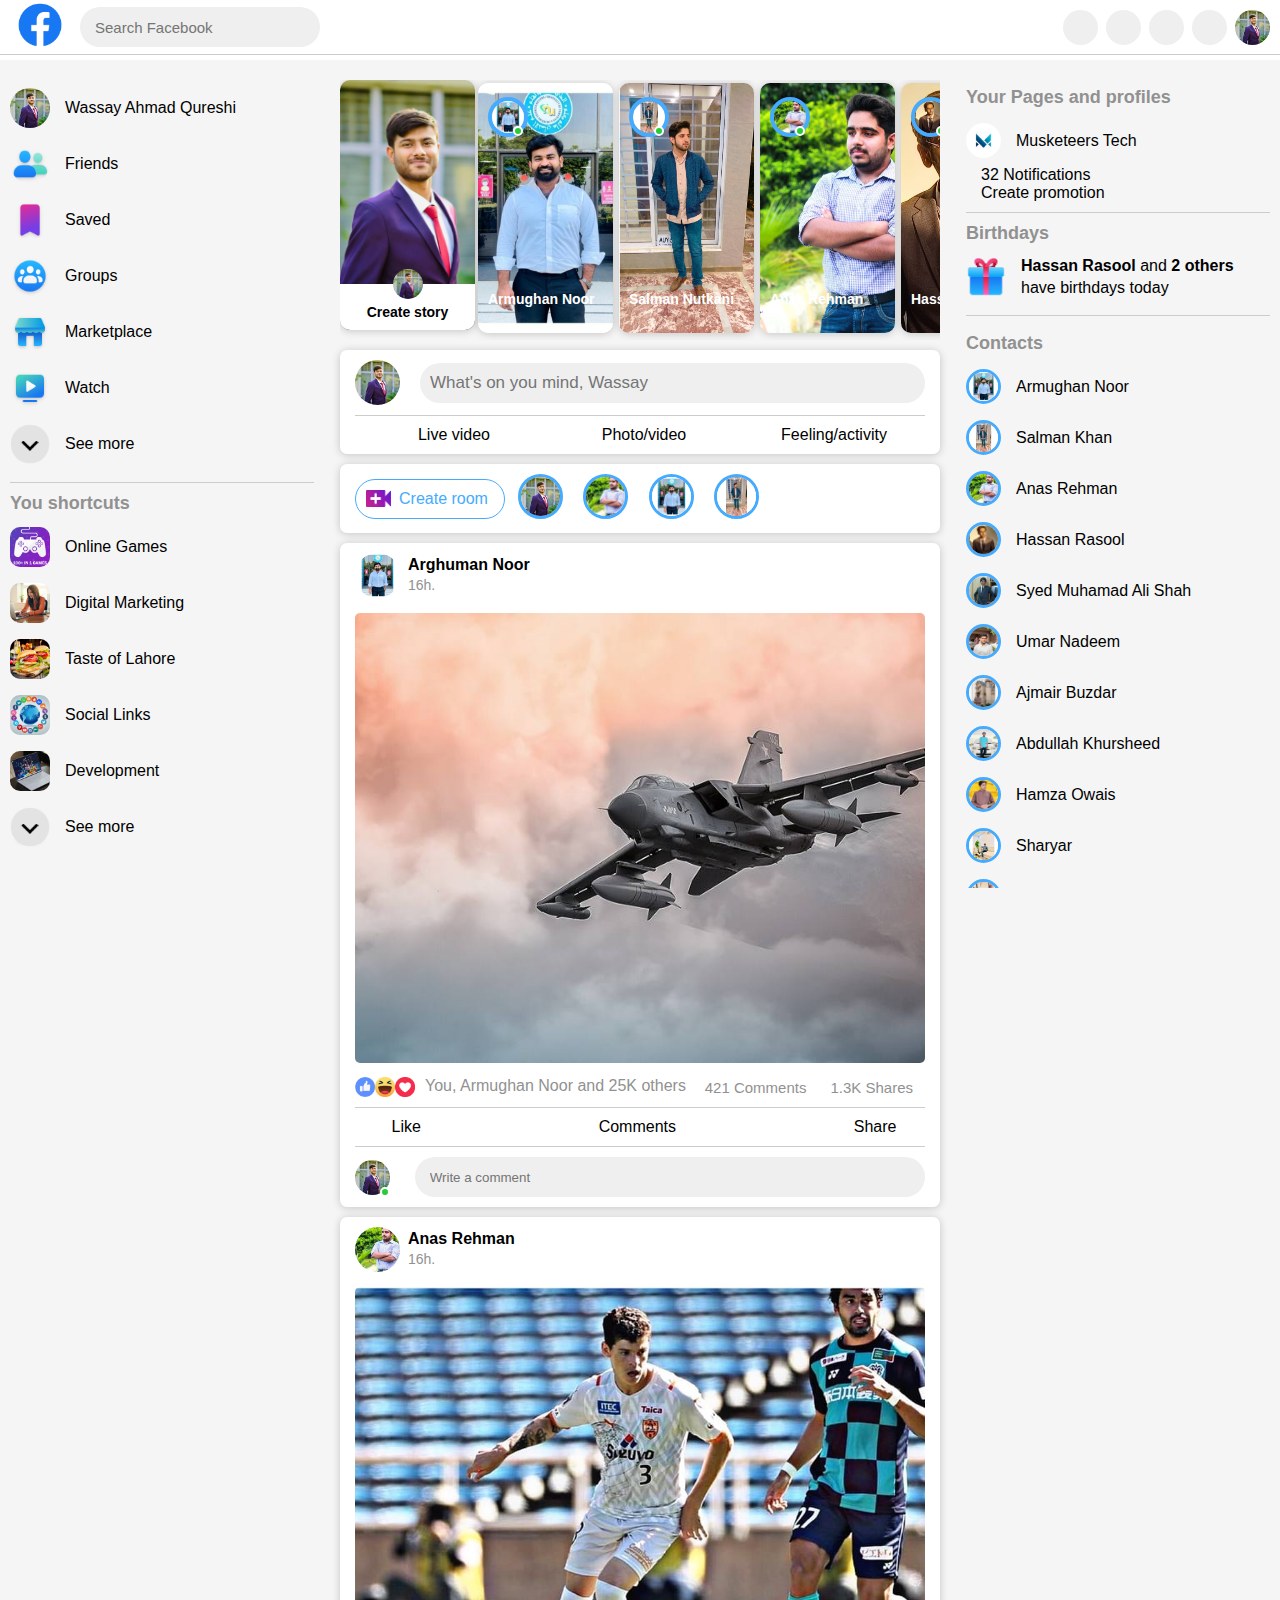
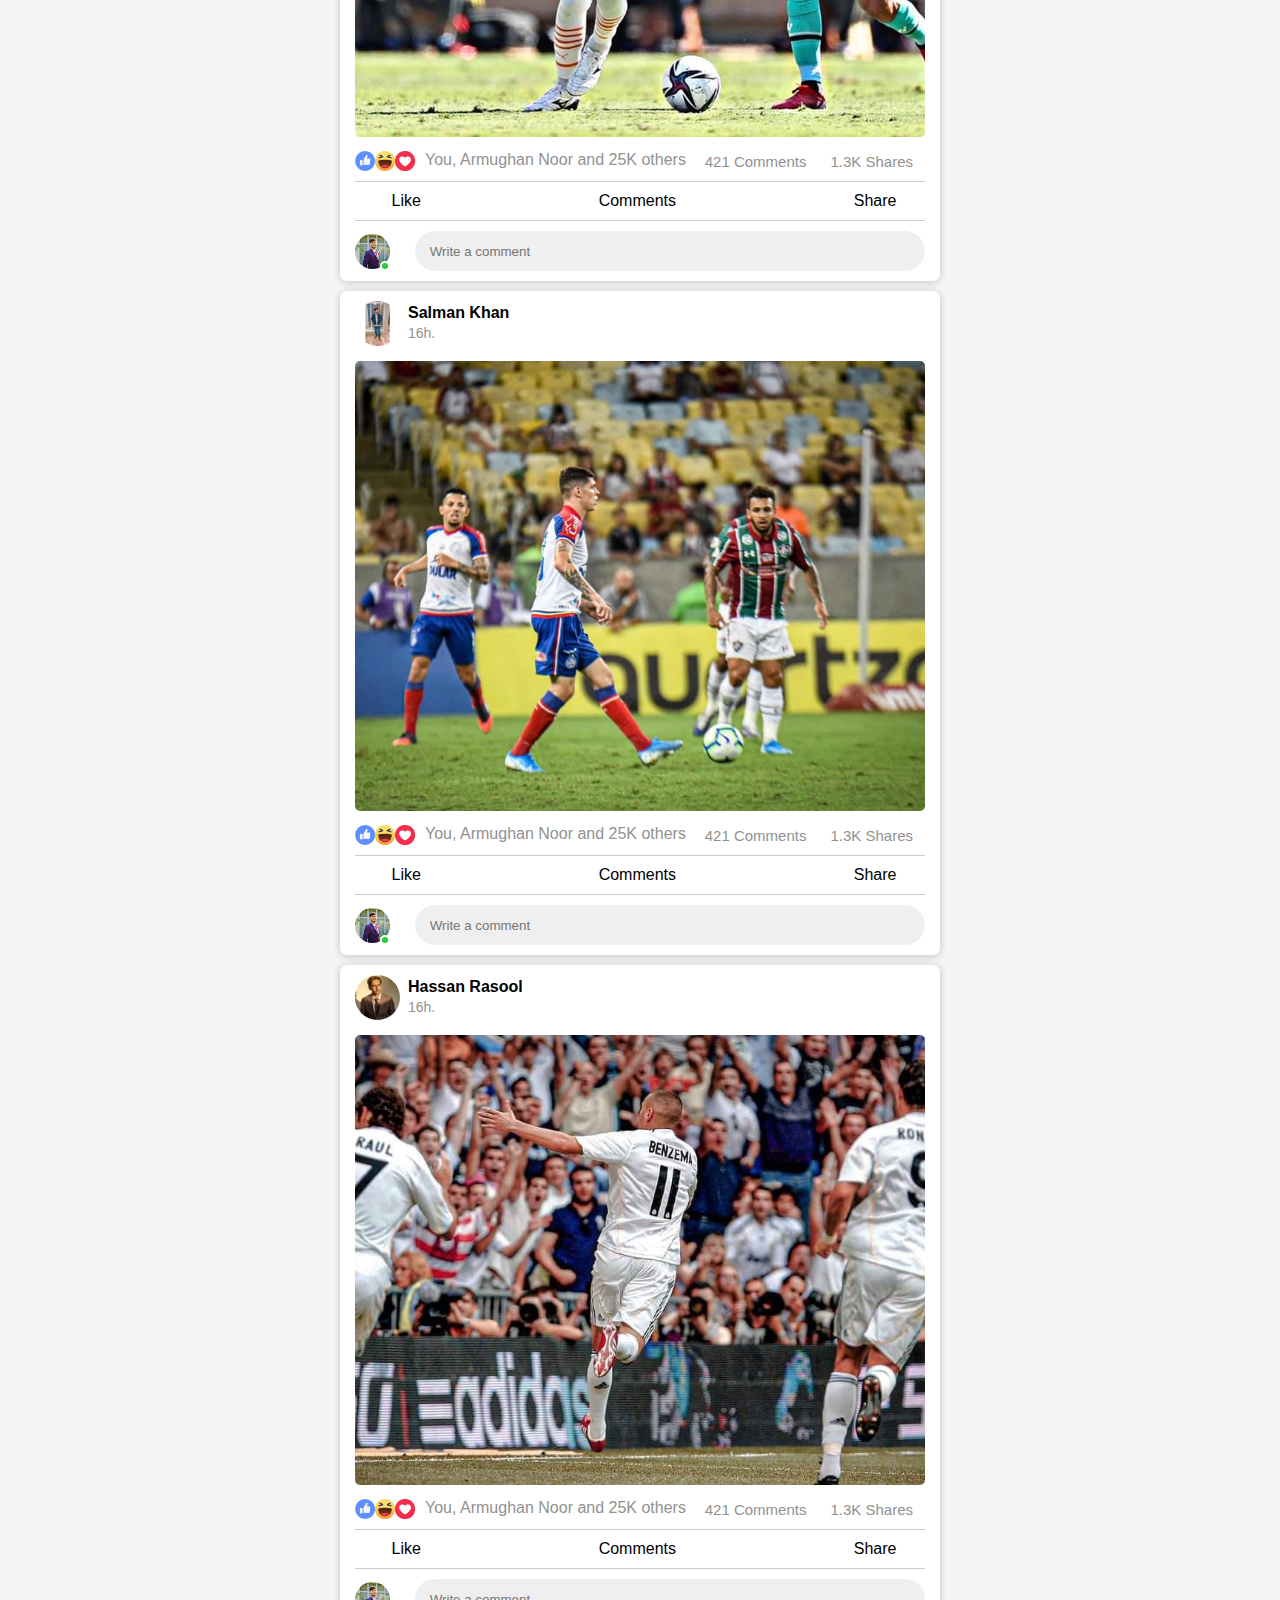
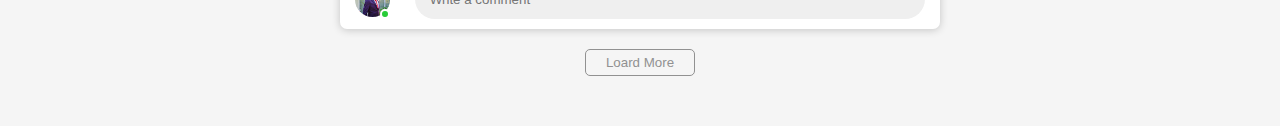
<file: FaceBook_homepage/index.html>
<!DOCTYPE html>
<html lang="en">

<head>
    <meta charset="UTF-8">
    <meta http-equiv="X-UA-Compatible" content="IE=edge">
    <meta name="viewport" content="width=device-width, initial-scale=1.0">
    <title>Facebook</title>
    <link rel="stylesheet" href="style.css">
    <link rel="stylesheet" href="https://cdnjs.cloudflare.com/ajax/libs/font-awesome/6.1.2/css/all.min.css"
        integrity="sha512-1sCRPdkRXhBV2PBLUdRb4tMg1w2YPf37qatUFeS7zlBy7jJI8Lf4VHwWfZZfpXtYSLy85pkm9GaYVYMfw5BC1A=="
        crossorigin="anonymous" referrerpolicy="no-referrer" />
</head>

<body>

    <nav>

        <div class="left">

            <div class="logo">
                <img src="./image/Facebook-logo.png">
            </div>

            <div class="search_bar">

                <i class="fa-solid fa-magnifying-glass">
                </i>
                <input type="text" placeholder="Search Facebook">


            </div>

        </div>

        <div class="center">

            <i class="fa-solid fa-house"></i>
            <i class="fa-solid fa-tv"></i>
            <i class="fa-solid fa-store"></i>
            <i class="fa-solid fa-users"></i>

        </div>

        <div class="right">

            <i class="fa-solid fa-list-ul"></i>
            <i class="fa-brands fa-facebook-messenger"></i>
            <i class="fa-solid fa-bell"></i>
            <i class="fa-solid fa-moon"></i>
            <img src="image/wassay.jpg">

        </div>

    </nav>





    <div class="main">



        <div class="left">

            <div class="img">
                <img src="image/wassay.jpg">
                <p>Wassay Ahmad Qureshi</p>
            </div>

            <div class="img">
                <img src="image/friend.png">
                <p>Friends</p>
            </div>

            <div class="img">
                <img src="image/saved.png">
                <p>Saved</p>
            </div>

            <div class="img">
                <img src="image/group.png">
                <p>Groups</p>
            </div>

            <div class="img">
                <img src="image/marketplace.png">
                <p>Marketplace</p>
            </div>

            <div class="img">
                <img src="image/watch.png">
                <p>Watch</p>
            </div>

            <div class="img">
                <img src="image/down_arrow.png">
                <p>See more</p>
            </div>

            <hr>

            <h2>You shortcuts</h2>
            <p class="edit">Edit</p>

            <div class="shortcuts">
                <img src="image/shortcuts_1.png">
                <p>Online Games</p>
            </div>

            <div class="shortcuts">
                <img src="image/shortcuts_2.jpeg">
                <p>Digital Marketing</p>
            </div>

            <div class="shortcuts">
                <img src="image/shortcuts_3.webp">
                <p>Taste of Lahore</p>
            </div>

            <div class="shortcuts">
                <img src="image/shortcuts_4.png">
                <p>Social Links</p>
            </div>

            <div class="shortcuts">
                <img src="image/shortcuts_5.webp">
                <p>Development</p>
            </div>

            <div class="shortcuts">
                <img src="image/down_arrow.png">
                <p>See more</p>
            </div>

        </div>



        <div class="center">

            <div class="top_box">

                <div class="my_story_card">

                    <img src="image/wassay.jpg">

                    <div class="story_upload">
                        <img src="image/wassay.jpg">
                        <p class="story_tag">Create story</p>
                    </div>

                </div>

                <div class="story_card">

                    <img src="image/Arguman.jpeg">

                    <div class="story_profile">

                        <img src="image/Arguman.jpeg">
                        <div class="cricle"></div>

                    </div>

                    <div class="story_name">
                        <p class="name">Armughan Noor</p>
                    </div>

                </div>

                <div class="story_card">

                    <img src="image/Salman_3.jpg">

                    <div class="story_profile">

                        <img src="image/Salman_3.jpg">
                        <div class="cricle"></div>

                    </div>

                    <div class="story_name">
                        <p class="name">Salman Nutkani</p>
                    </div>

                </div>

                <div class="story_card">

                    <img src="image/Anus_12.jpg">

                    <div class="story_profile">

                        <img src="image/Anus_12.jpg">
                        <div class="cricle"></div>

                    </div>

                    <div class="story_name">
                        <p class="name">Anas Rehman</p>
                    </div>

                </div>

                <div class="story_card">

                    <img src="image/hassan_4.jpg">

                    <div class="story_profile">

                        <img src="image/hassan_4.jpg">
                        <div class="cricle"></div>

                    </div>

                    <div class="story_name">
                        <p class="name">Hassan Rasool</p>
                    </div>

                </div>



            </div>


            <div class="my_post">

                <div class="post_top">

                    <img src="image/wassay.jpg">
                    <input type="text" placeholder="What's on you mind, Wassay">

                </div>

                <hr>

                <div class="post_bottom">

                    <div class="post_icon">
                        <i class="fa-solid fa-video red"></i>
                        <p>Live video</p>
                    </div>

                    <div class="post_icon">
                        <i class="fa-solid fa-images green"></i>
                        <p>Photo/video</p>
                    </div>

                    <div class="post_icon">
                        <i class="fa-regular fa-face-grin yellow"></i>
                        <p>Feeling/activity</p>
                    </div>

                </div>

            </div>


            <div class="room">

                <div class="room_image">

                    <img src="image/live_video.png">
                    <p class="room_tag">Create room</p>

                </div>

                <div class="room_profile">

                    <img src="image/wassay.jpg">
                    <img src="image/Anus_12.jpg">
                    <img src="image/Arguman.jpeg">
                    <img src="image/Salman_3.jpg">

                </div>

            </div>


            <div class="friends_post">

                <div class="friend_post_top">

                    <div class="img_and_name">

                        <img src="image/Arguman.jpeg">

                        <div class="friends_name">
                            <p class="friends_name">
                                Arghuman Noor
                            </p>
                            <p class="time">16h.<i class="fa-solid fa-user-group"></i></p>
                        </div>


                    </div>

                    <div class="menu">

                        <i class="fa-solid fa-ellipsis"></i>

                    </div>

                </div>

                <img src="image/Arguman_post.jpg">

                <div class="info">

                    <div class="emoji_img">
                        <img src="image/like.png">
                        <img src="image/haha.png">
                        <img src="image/heart.png">
                        <p>You, Armughan Noor and 25K others</p>
                    </div>

                    <div class="comment">
                        <p>421 Comments</p>
                        <p>1.3K Shares</p>
                    </div>

                </div>

                <hr>

                <div class="like">

                    <div class="like_icon">
                        <i class="fa-solid fa-thumbs-up activi"></i>
                        <p>Like</p>
                    </div>

                    <div class="like_icon">
                        <i class="fa-solid fa-message"></i>
                        <p>Comments</p>
                    </div>

                    <div class="like_icon">
                        <i class="fa-solid fa-share"></i>
                        <p>Share</p>
                    </div>

                </div>

                <hr>

                <div class="comment_warpper">

                    <img src="image/wassay.jpg">
                    <div class="circle"></div>

                    <div class="comment_search">

                        <input type="text" placeholder="Write a comment">
                        <i class="fa-regular fa-face-smile"></i>
                        <i class="fa-solid fa-camera"></i>
                        <i class="fa-regular fa-note-sticky"></i>

                    </div>

                </div>

            </div>

            <div class="friends_post">

                <div class="friend_post_top">

                    <div class="img_and_name">

                        <img src="image/Anus_12.jpg">

                        <div class="friends_name">
                            <p class="friends_name">
                                Anas Rehman
                            </p>
                            <p class="time">16h.<i class="fa-solid fa-user-group"></i></p>
                        </div>


                    </div>

                    <div class="menu">

                        <i class="fa-solid fa-ellipsis"></i>

                    </div>

                </div>

                <img src="image/Anas_post.jpg">

                <div class="info">

                    <div class="emoji_img">
                        <img src="image/like.png">
                        <img src="image/haha.png">
                        <img src="image/heart.png">
                        <p>You, Armughan Noor and 25K others</p>
                    </div>

                    <div class="comment">
                        <p>421 Comments</p>
                        <p>1.3K Shares</p>
                    </div>

                </div>

                <hr>

                <div class="like">

                    <div class="like_icon">
                        <i class="fa-solid fa-thumbs-up activi"></i>
                        <p>Like</p>
                    </div>

                    <div class="like_icon">
                        <i class="fa-solid fa-message"></i>
                        <p>Comments</p>
                    </div>

                    <div class="like_icon">
                        <i class="fa-solid fa-share"></i>
                        <p>Share</p>
                    </div>

                </div>

                <hr>

                <div class="comment_warpper">

                    <img src="image/wassay.jpg">
                    <div class="circle"></div>

                    <div class="comment_search">

                        <input type="text" placeholder="Write a comment">
                        <i class="fa-regular fa-face-smile"></i>
                        <i class="fa-solid fa-camera"></i>
                        <i class="fa-regular fa-note-sticky"></i>

                    </div>

                </div>

            </div>

            <div class="friends_post">

                <div class="friend_post_top">

                    <div class="img_and_name">

                        <img src="image/Salman_3.jpg">

                        <div class="friends_name">
                            <p class="friends_name">
                                Salman Khan
                            </p>
                            <p class="time">16h.<i class="fa-solid fa-user-group"></i></p>
                        </div>


                    </div>

                    <div class="menu">

                        <i class="fa-solid fa-ellipsis"></i>

                    </div>

                </div>

                <img src="image/Salman_post.jpg">

                <div class="info">

                    <div class="emoji_img">
                        <img src="image/like.png">
                        <img src="image/haha.png">
                        <img src="image/heart.png">
                        <p>You, Armughan Noor and 25K others</p>
                    </div>

                    <div class="comment">
                        <p>421 Comments</p>
                        <p>1.3K Shares</p>
                    </div>

                </div>

                <hr>

                <div class="like">

                    <div class="like_icon">
                        <i class="fa-solid fa-thumbs-up activi"></i>
                        <p>Like</p>
                    </div>

                    <div class="like_icon">
                        <i class="fa-solid fa-message"></i>
                        <p>Comments</p>
                    </div>

                    <div class="like_icon">
                        <i class="fa-solid fa-share"></i>
                        <p>Share</p>
                    </div>

                </div>

                <hr>

                <div class="comment_warpper">

                    <img src="image/wassay.jpg">
                    <div class="circle"></div>

                    <div class="comment_search">

                        <input type="text" placeholder="Write a comment">
                        <i class="fa-regular fa-face-smile"></i>
                        <i class="fa-solid fa-camera"></i>
                        <i class="fa-regular fa-note-sticky"></i>

                    </div>

                </div>

            </div>

            <div class="friends_post">

                <div class="friend_post_top">

                    <div class="img_and_name">

                        <img src="image/hassan_4.jpg">

                        <div class="friends_name">
                            <p class="friends_name">
                                Hassan Rasool
                            </p>
                            <p class="time">16h.<i class="fa-solid fa-user-group"></i></p>
                        </div>


                    </div>

                    <div class="menu">

                        <i class="fa-solid fa-ellipsis"></i>

                    </div>

                </div>

                <img src="image/Hassan_post.jpg">

                <div class="info">

                    <div class="emoji_img">
                        <img src="image/like.png">
                        <img src="image/haha.png">
                        <img src="image/heart.png">
                        <p>You, Armughan Noor and 25K others</p>
                    </div>

                    <div class="comment">
                        <p>421 Comments</p>
                        <p>1.3K Shares</p>
                    </div>

                </div>

                <hr>

                <div class="like">

                    <div class="like_icon">
                        <i class="fa-solid fa-thumbs-up activi"></i>
                        <p>Like</p>
                    </div>

                    <div class="like_icon">
                        <i class="fa-solid fa-message"></i>
                        <p>Comments</p>
                    </div>

                    <div class="like_icon">
                        <i class="fa-solid fa-share"></i>
                        <p>Share</p>
                    </div>

                </div>

                <hr>

                <div class="comment_warpper">

                    <img src="image/wassay.jpg">
                    <div class="circle"></div>

                    <div class="comment_search">

                        <input type="text" placeholder="Write a comment">
                        <i class="fa-regular fa-face-smile"></i>
                        <i class="fa-solid fa-camera"></i>
                        <i class="fa-regular fa-note-sticky"></i>

                    </div>

                </div>

            </div>


            <div class="loard">
                <button>Loard More</button>
            </div>



        </div>



        <div class="right">

            <div class="first_warpper">

                <div class="page">

                    <h2>Your Pages and profiles</h2>
                    <div class="menu">
                        <i class="fa-solid fa-ellipsis"></i>
                    </div>

                </div>

                <div class="page_img">
                    <img src="image/musk.jpeg">
                    <p>Musketeers Tech</p>
                </div>

                <div class="page_icon">
                    <i class="fa-regular fa-bell"></i>
                    <p>32 Notifications</p>
                </div>

                <div class="page_icon">
                    <i class="fa-solid fa-bullhorn"></i>
                    <p>Create promotion</p>
                </div>

            </div>

            <hr>

            <div class="second_warpper">

                <h2>Birthdays</h2>

                <div class="img_and_tag">

                    <img src="image/gift.png">
                    <p><span>Hassan Rasool </span>and<span> 2 others </span>have birthdays today</p>

                </div>

            </div>

            <hr>


            <div class="third_warpper">

                <div class="contact_tag">

                    <h2>Contacts</h2>

                    <div class="contact_icon">

                        <i class="fa-solid fa-video"></i>
                        <i class="fa-solid fa-magnifying-glass"></i>
                        <i class="fa-solid fa-ellipsis"></i>

                    </div>

                </div>

                <div class="contact">

                    <img src="image/Arguman.jpeg">
                    <p>Armughan Noor</p>

                </div>

                <div class="contact">

                    <img src="image/Salman_3.jpg">
                    <p>Salman Khan</p>

                </div>

                <div class="contact">

                    <img src="image/Anus_12.jpg">
                    <p>Anas Rehman</p>

                </div>

                <div class="contact">

                    <img src="image/hassan_4.jpg">
                    <p>Hassan Rasool</p>

                </div>

                <div class="contact">

                    <img src="image/Ali.jpg">
                    <p>Syed Muhamad Ali Shah</p>

                </div>

                <div class="contact">

                    <img src="image/Umar.jpg">
                    <p>Umar Nadeem</p>

                </div>

                <div class="contact">

                    <img src="image/Ajmair.jpg">
                    <p>Ajmair Buzdar</p>

                </div>

                <div class="contact">

                    <img src="image/abdullah.jpg">
                    <p>Abdullah Khursheed</p>

                </div>

                <div class="contact">

                    <img src="image/hamza.jpg">
                    <p>Hamza Owais</p>

                </div>

                <div class="contact">

                    <img src="image/sharyar.jpg">
                    <p>Sharyar</p>

                </div>

                <div class="contact">

                    <img src="image/dilawar.jpg">
                    <p>Muhammad Dilawar</p>

                </div>

                <div class="contact">

                    <img src="image/Ahtsham.jpg">
                    <p>Ahtisham</p>

                </div>

            </div>

        </div>

    </div>


</body>

</html>
</file>
<file: FaceBook_homepage/style.css>
*{
    margin: 0;
    padding: 0;
    box-sizing: border-box;
    font-family: sans-serif;
}

nav{
    width: 100%;
    /* height: 60px; */
    display: flex;
    align-items: center;
   
    border-bottom: 1px solid #cccccc;
    background: #fff;
    position: fixed;
    top: 0;
    z-index: 1000;
}

nav .left .logo img{
    width: 80px;
    /* margin: 5px 0; */
    cursor: pointer;
}

nav .left{
    display: flex;
    width: 25%;
    align-items: center;
    /* justify-content: space-around; */
    /* margin-left: 1px; */
}
nav .left .search_bar {
    width: 250px;
    height: 40px;
    background: #efefef;
    border-radius: 30px;
    display: flex;
    justify-content: space-around; /* Aligns items horizontally in the center */
    align-items: center; /* Aligns items vertically in the center */
    padding:0px 10px;
}
/* nav .left .search_bar{
    width: 250px;
    height: 40px;
    background: #efefef;
    border-radius: 30px;
    /* padding: 0 10px; */
    /* margin-left: 10px; */
    /* position: relative; */
    /* left: 15px; 
    display: flex;
    justify-content: space-between;
} */

nav .left .search_bar i{
    font-size: 15px;
    color: #919191;
    margin-right: 5px;
}

nav .left .search_bar input{
    background: transparent;
    outline: none;
    border: 0;
    font-size: 15px;
    width: 100%;
    /* width: 125px; */
}

nav .center{
    width: 50%;
    display: flex;
    justify-content: space-around;
    margin: 0px 50px 0px 30px;

}

nav .center i{
    /* margin: 0 45px 0 45px; */
    font-size: 22px;
}

nav .center i:hover{
    color: #45abff;
    cursor: pointer;
}

nav .right{
    display: flex;
    width: 25%;
    align-items: center;
    justify-content: flex-end;
    margin-right: 10px;
}

nav .right i{
    width: 35px;
    height: 35px;
    border-radius: 50%;
    background: #efefef;
    line-height: 35px;
    padding-left: 8px;
    font-size: 18px;
    margin-left: 8px;
    cursor: pointer;
}

nav .right img{
    width: 35px;
    height: 35px;
    object-fit: cover;
    object-position: center;
    border-radius: 50%;
    margin-left: 8px;
    line-height: 45px;
    cursor: pointer;
}






.main{
    display: flex;
    margin-top: 60px;
    background: #f5f5f5;
}

.main .left{
    width: 25%;
    height: 92vh;
    overflow: hidden;
    overflow-y: scroll;
    background: #f5f5f5;
    padding: 20px 6px 5px 10px;
    position: fixed;
}

.main .left::-webkit-scrollbar{
    width: 1px;
}

.main .left::-webkit-scrollbar-thumb{
    border-radius: 20px;
    background: #f5f5f5;
}

.main .left:hover::-webkit-scrollbar-thumb{
    background: #cccccc;
}

.main .left .img{
    display: flex;
    align-items: center;
    cursor: pointer;
    transition: 0.2s;
}

.main .left .img:hover{
    background: #e3e3e3;
}

.main .left .img img{
    width: 40px;
    height: 40px;
    object-fit: cover;
    object-position: center;
    border-radius: 50%;
    margin: 8px 15px 8px 0;
}

.main .left hr{
    width: 100%;
    height: 1px;
    border: 0;
    background: #cccccc;
    margin: 10px 0;
}

.main .left h2{
    font-size: 18px;
    color: #919191;
    margin: 5px 0;
}

.main .left .edit{
    color: #45abff;
    font-size: 15px;
    float: right;
    position: relative;
    bottom: 23px;
    cursor: pointer;
    opacity: 0;
}

.main .left:hover .edit{
    opacity: 1;
}

.main .left .shortcuts{
    display: flex;
    align-items: center;
    transition: 0.2s;
}

.main .left .shortcuts:hover{
    background: #e3e3e3;
    cursor: pointer;
}

.main .left .shortcuts img{
    width: 40px;
    height: 40px;
    object-fit: cover;
    object-position: center;
    border-radius: 10px;
    margin: 8px 15px 8px 0;
}


.main .center{
    width: 50%;
    height: auto;
    padding: 20px 20px 0 20px;
    background: #f5f5f5;
    margin-left: 25%;
}

.main .center::-webkit-scrollbar{
    width: 0;
}

.main .center .top_box{
    width: 100%;
    height: 260px;
    display: grid;
    grid-template-columns: 1fr 1fr 1fr 1fr 1fr;
    overflow-x: scroll;
    overflow-y: hidden;
}

.main .center .top_box .my_story_card{
    width: 135px;
    height: 250px;
    overflow: hidden;
    margin: 0 auto;
    box-shadow: 0 1px 8px rgba(0,0,0,0.2);
    border-radius: 10px;
    cursor: pointer;
}

.main .center .top_box .my_story_card img{
    width: 100%;
    height: 100%;
    object-fit: cover;
    object-position: center;
}

.main .center .top_box .my_story_card .story_upload{
    width: 100%;
    height: 60px;
    background: #fff;
    position: relative;
    bottom: 50px;
    cursor: pointer;
}

.main .center .top_box .my_story_card .story_upload img{
    width: 30px;
    height: 30px;
    display: flex;
    margin: 0 auto;
    position: relative;
    bottom: 15px;
    border-radius: 50%;
}

.main .center .top_box .my_story_card .story_upload .story_tag{
    display: flex;
    align-items: center;
    justify-content: center;
    position: relative;
    bottom: 10px;
    font-weight: bold;
    font-size: 14px;
}

.main .center .top_box .story_card{
    width: 135px;
    height: 250px;
    overflow: hidden;
    margin: 3px;
    box-shadow: 0 1px 8px rgba(0,0,0,0.2);
    border-radius: 10px;
    cursor: pointer;
    ;
}

.main .center .top_box .story_card img{
    width: 100%;
    height: 100%;
    object-fit: cover;
    object-position: center;
}

.main .center .top_box .story_card .story_profile{
    position: relative;
    bottom: 240px;
    margin-left: 10px;
}

.main .center .top_box .story_card .story_profile img{
    width: 40px;
    height: 40px;
    border-radius: 50%;
    border: 4px solid #45abff;
}

.main .center .top_box .story_card .story_profile .cricle{
    width: 10px;
    height: 10px;
    border-radius: 50%;
    background: #27cc37;
    border: 2px solid #fff;
    position: relative;
    bottom: 15px;
    left: 25px;
}

.main .center .top_box .story_card .story_name{
    position: relative;
    bottom: 100px;
    padding: 0 10px;
}

.main .center .top_box .story_card .story_name .name{
    font-weight: bold;
    color: #fff;
    font-size: 14px;
}

.main .center .my_post{
    width: 100%;
    height: auto;
    background: #fff;
    padding: 10px 15px;
    border-radius: 7px;
    box-shadow: 0 1px 8px rgba(0,0,0,0.2);
    margin: 10px 0;
}

.main .center .my_post img{
    width: 45px;
    height: 45px;
    border-radius: 50%;
    object-fit: cover;
    object-position: center;
}

.main .center .my_post .post_top{
    display: flex;
    align-items: center;
}

.main .center .my_post .post_top input{
    width: 90%;
    padding: 10px;
    margin-left: 20px;
    border: 0;
    outline: none;
    background: #efefef;
    border-radius: 30px;
    font-size: 17px;
}

.main .center .my_post .post_top input:hover{
    background: #e3e3e3;
    cursor: pointer;
}

.main .center .my_post hr{
    width: 100%;
    height: 1px;
    background: #cccccc;
    border: 0;
    margin: 10px 0;
}

.main .center .my_post .post_bottom{
    /* width: 95%; */
    display: grid;
    grid-template-columns: 1fr 1fr 1fr;
    /* margin: 5px auto; */
}

.main .center .my_post .post_bottom .post_icon{
    display: flex;
    align-items: center;
    margin: 0 auto;
    /* padding: 7px 40px; */
    cursor: pointer;
}

.main .center .my_post .post_bottom .post_icon:hover{
    background: #efefef;
    border-radius: 8px;
}

.main .center .my_post .post_bottom .post_icon i.red{
    font-size: 23px;
    color: red;
    margin-right: 8px;
}

.main .center .my_post .post_bottom .post_icon i.green{
    font-size: 23px;
    color: #27cc37;
    margin-right: 8px;
}

.main .center .my_post .post_bottom .post_icon i.yellow{
    font-size: 23px;
    color: #f7b928;
    margin-right: 8px;
}

.main .center .room{
    width: 100%;
    height: auto;
    background: #fff;
    box-shadow: 0 1px 8px rgba(0,0,0,0.2);
    padding: 10px 15px;
    border-radius: 7px;
    display: flex;
    align-items: center;
}

.main .center .room .room_image{
    display: flex;
    align-items: center;
    border: 1px solid #45abff;
    padding: 10px;
    border-radius: 30px;
    width: 150px;
    margin-right: 5px;
}

.main .center .room .room_image:hover{
    background: #efefef;
    cursor: pointer;
}

.main .center .room .room_image img{
    width: 25px;
    margin-right: 8px;
}

.main .center .room .room_image .room_tag{
    color: #45abff;
}

.main .center .room .room_profile img{
    width: 45px;
    height: 45px;
    object-fit: cover;
    object-position: center;
    border-radius: 50%;
    margin: 0 8px;
    border: 3px solid #45abff;
}

.main .center .friends_post{
    margin: 10px 0;
    width: 100%;
    height: auto;
    background: #fff;
    padding: 10px 15px;
    border-radius: 7px;
    box-shadow: 0 1px 8px rgba(0,0,0,0.2);
}

.main .center .friends_post .friend_post_top{
    display: flex;
    align-items: center;
    justify-content: space-between;
    margin-bottom: 15px;
}

.main .center .friends_post .friend_post_top .img_and_name{
    display: flex;
    align-items: center;
}

.main .center .friends_post .friend_post_top .img_and_name img{
    width: 45px;
    height: 45px;
    border-radius: 50%;
    object-fit: cover;
    object-position: center;
    margin-right: 8px;
    cursor: pointer;
}

.main .center .friends_post .friend_post_top .img_and_name .friends_name .friends_name{
    font-weight: bold;
    cursor: pointer;
}

.main .center .friends_post .friend_post_top .img_and_name .friends_name .friends_name:hover{
    text-decoration: underline;
}

.main .center .friends_post .friend_post_top .img_and_name .friends_name .time{
    font-size: 14px;
    color: #919191;
    margin: 3px 0;
}

.main .center .friends_post .friend_post_top .img_and_name .friends_name .time i{
    font-size: 10px;
    margin-left: 5px;
}

.main .center .friends_post .friend_post_top .menu{
    width: 35px;
    height: 35px;
    border-radius: 50%;
}

.main .center .friends_post .friend_post_top .menu:hover{
    background: #efefef;
    cursor: pointer;
}

.main .center .friends_post .friend_post_top .menu i{
    line-height: 35px;
    margin-left: 8px;
    font-size: 18px;
}

.main .center .friends_post img{
    width: 100%;
    height: 450px;
    object-fit: cover;
    object-position: center;
    border-radius: 5px;
}

.main .center .friends_post .info{
    display: flex;
    align-items: center;
    justify-content: space-between;
    margin: 10px 0;
}

.main .center .friends_post .info .emoji_img{
    display: flex;
}

.main .center .friends_post .info .emoji_img img{
    width: 20px;
    height: 20px;
}

.main .center .friends_post .info .emoji_img p{
    margin-left: 10px;
    font-size: 16px;
    color: #919191;
}

.main .center .friends_post .info .comment{
    display: flex;
    align-items: center;
}

.main .center .friends_post .info .comment p{
    padding: 0 12px;
    font-size: 15px;
    color: #919191;
}

.main .center .friends_post hr{
    width: 100%;
    height: 1px;
    background: #cccccc;
    border: 0;
    margin: 10px 0;
}

.main .center .friends_post .like{
    width: 90%;
    margin: 0 auto;
    display: flex;
    align-items: center;
    justify-content: space-between;
}

.main .center .friends_post .like .like_icon{
    display: flex;
    align-items: center;
}

.main .center .friends_post .like .like_icon i{
    font-size: 20px;
    margin-right: 8px;
    color: #919191;
}

.main .center .friends_post .like .like_icon i.activi{
    color: #45abff;
}

.main .center .friends_post .comment_warpper{
    display: flex;
    align-items: center;
}

.main .center .friends_post .comment_warpper img{
    width: 35px;
    height: 35px;
    border-radius: 50%;
    object-fit: cover;
    object-position: center;
    margin-right: 15px;
}

.main .center .friends_post .comment_warpper .circle{
    width: 10px;
    height: 10px;
    border-radius: 50%;
    background: #27cc37;
    border: 2px solid #fff;
    position: relative;
    top: 15px;
    right: 25px;
}

.main .center .friends_post .comment_warpper .comment_search{
    width: 95%;
    padding: 5px 15px;
    background: #efefef;
    border-radius: 30px;
}

.main .center .friends_post .comment_warpper .comment_search input{
    width: 85%;
    height: 30px;
    background: none;
    border: none;
    outline: none;
}

.main .center .friends_post .comment_warpper .comment_search i{
    padding: 0 5px;
    color: #919191;
}

.main .center .loard{
    display: flex;
    align-items: center;
    justify-content: center;
    margin: 20px 0 50px 0;
}

.main .center .loard button{
    background: none;
    padding: 5px 20px;
    border: 1px solid #919191;
    color: #919191;
    border-radius: 5px;
    cursor: pointer;
}

.main .center .end{
    font-size: 15px;
    text-align: center;
    color: #919191;
    margin: 10px 0;
}

.main .center .end span{
    margin-left: 8px;
    color: #45abff;
}

.main .center .end span i{
    margin-right: 8px;
}

.main .right{
    width: 25%;
    height: 92vh;
    overflow: hidden;
    overflow-y: scroll;
    background: #f5f5f5;
    padding: 20px 10px 5px 6px;
    position: fixed;
    right: 0;
}

.main .right::-webkit-scrollbar{
    width: 7px;
}

.main .right::-webkit-scrollbar-thumb{
    border-radius: 20px;
    background: #f5f5f5;
}

.main .right:hover::-webkit-scrollbar-thumb{
    background: #cccccc;
}

.main .right .first_warpper .page{
    display: flex;
    align-items: center;
    justify-content: space-between;
}

.main .right .first_warpper .page h2{
    font-size: 18px;
    color: #919191;
    margin: 5px 0;
}

.main .right .first_warpper .page .menu{
    width: 35px;
    height: 35px;
    border-radius: 50%;
}

.main .right .first_warpper .page .menu:hover{
    background: #efefef;
    cursor: pointer;
}

.main .right .first_warpper .page .menu i{
    line-height: 35px;
    margin-left: 8px;
    font-size: 18px;
}

.main .right .first_warpper .page_img{
    display: flex;
    align-items: center;
}

.main .right .first_warpper .page_img img{
    width: 35px;
    height: 35px;
    object-fit: cover;
    object-position: center;
    border-radius: 50%;
    margin: 8px 15px 8px 0;
    cursor: pointer;
}

.main .right .first_warpper .page_icon{
    display: flex;
    align-items: center;
}

.main .right .first_warpper .page_icon i{
    color: #919191;
    font-size: 20px;
    margin: 8px 15px 8px 0;
}

.main .right hr{
    width: 100%;
    height: 1px;
    border: 0;
    background: #cccccc;
    margin: 10px auto;
}

.main .right .second_warpper h2{
    font-size: 18px;
    color: #919191;
    margin: 5px 0;
}

.main .right .second_warpper .img_and_tag{
    display: flex;
    align-items: center;
}

.main .right .second_warpper .img_and_tag img{
    width: 40px;
    margin: 8px 15px 8px 0;
}

.main .right .second_warpper .img_and_tag p{
    line-height: 22px;
}

.main .right .second_warpper .img_and_tag p span{
    font-weight: bold;
}

.main .right .third_warpper .contact_tag{
    display: flex;
    align-items: center;
    justify-content: space-between;
}

.main .right .third_warpper .contact_tag h2{
    font-size: 18px;
    color: #919191;
    margin: 5px 0;
}

.main .right .third_warpper .contact_tag .contact_icon i{
    margin: 0 5px;
    width: 35px;
    height: 35px;
    border-radius: 50%;
    line-height: 35px;
    padding-left: 10px;
}

.main .right .third_warpper .contact_tag .contact_icon i:hover{
    background: #efefef;
    cursor: pointer;
}

.main .right .third_warpper .contact{
    display: flex;
    align-items: center;
}

.main .right .third_warpper .contact img{
    width: 35px;
    height: 35px;
    object-fit: cover;
    object-position: center;
    border-radius: 50%;
    margin: 8px 15px 8px 0;
    border: 3px solid #45abff;
    cursor: pointer;
}
.main .center .story_card ::-webkit-scrollbar{
    width: 1px;
}

.main .center .story_card ::-webkit-scrollbar-thumb{
    border-radius: 20px;
    background: #f5f5f5;
}

.main .center .story_card :hover::-webkit-scrollbar-thumb{
    background: #cccccc;
}
@media(max-width:800px){
    body{
        background-color: #f5f5f5;
    }
    nav{
        width: 100%;
        /* height: 60px; */
        /* display: flex;
        align-items: center; */
        justify-content: center;
        flex-direction: column;
        border-bottom: 1px solid #cccccc;
        background: #fff;
        position: fixed;
        top: 0;
        z-index: 1000;
    }
    
    nav .left .logo img{
        width: 50px;
        margin: 0;
        cursor: pointer;
    }
    
    nav .left{
        display: flex;
        align-items: center;
        justify-content: center;
      display: none;
     
    }
    
    

  
    
    nav .center{
        right: 15px;
        margin: 1%;
        width: 100%;
        justify-content: space-evenly;
        display:flex;
    }
    
   

    
    nav .right{
        display: none;
    }
    
   
 .right {
    display: none;
 }
.left{
    display:none;
} 
 
    
    .main .center .top_box{
        width: 100%;
        height: 260px;
        display: flex;
        grid-template-columns: 1fr 1fr 1fr 1fr 1fr;
    }
    
    .post_bottom{
        display: flex;
        margin: 0;
        padding: 0;
        overflow-x: scroll;
    }
    .post_icon{
        padding: 2px;
    }
    
    .main .center{
    width: 100%;
    height: auto;
   
    background: #f5f5f5;
    margin-left: 2%;
} 


.main .center .my_post .post_bottom .post_icon i.red{
    font-size: 13px;
    color: red;
    margin-right: 8px;
}

.main .center .my_post .post_bottom .post_icon i.green{
    font-size: 13px;
    color: #27cc37;
    margin-right: 8px;
}

.main .center .my_post .post_bottom .post_icon i.yellow{
    font-size: 13px;
    color: #f7b928;
    margin-right: 8px;
}


}

@media(max-width:400px) {
    * {
        margin: 0;
        padding: 0;
        box-sizing: border-box;
        font-family: sans-serif;
        font-size: 10px;
    }
    .main .center .friends_post .info .emoji_img p{
    font-size: 12px;
    }
    .main .center .friends_post .like .like_icon {
    
        font-size: 12px;
    }
    .main .center .friends_post .info .comment p {
        
        font-size: 11px;
    }
}
</file>
